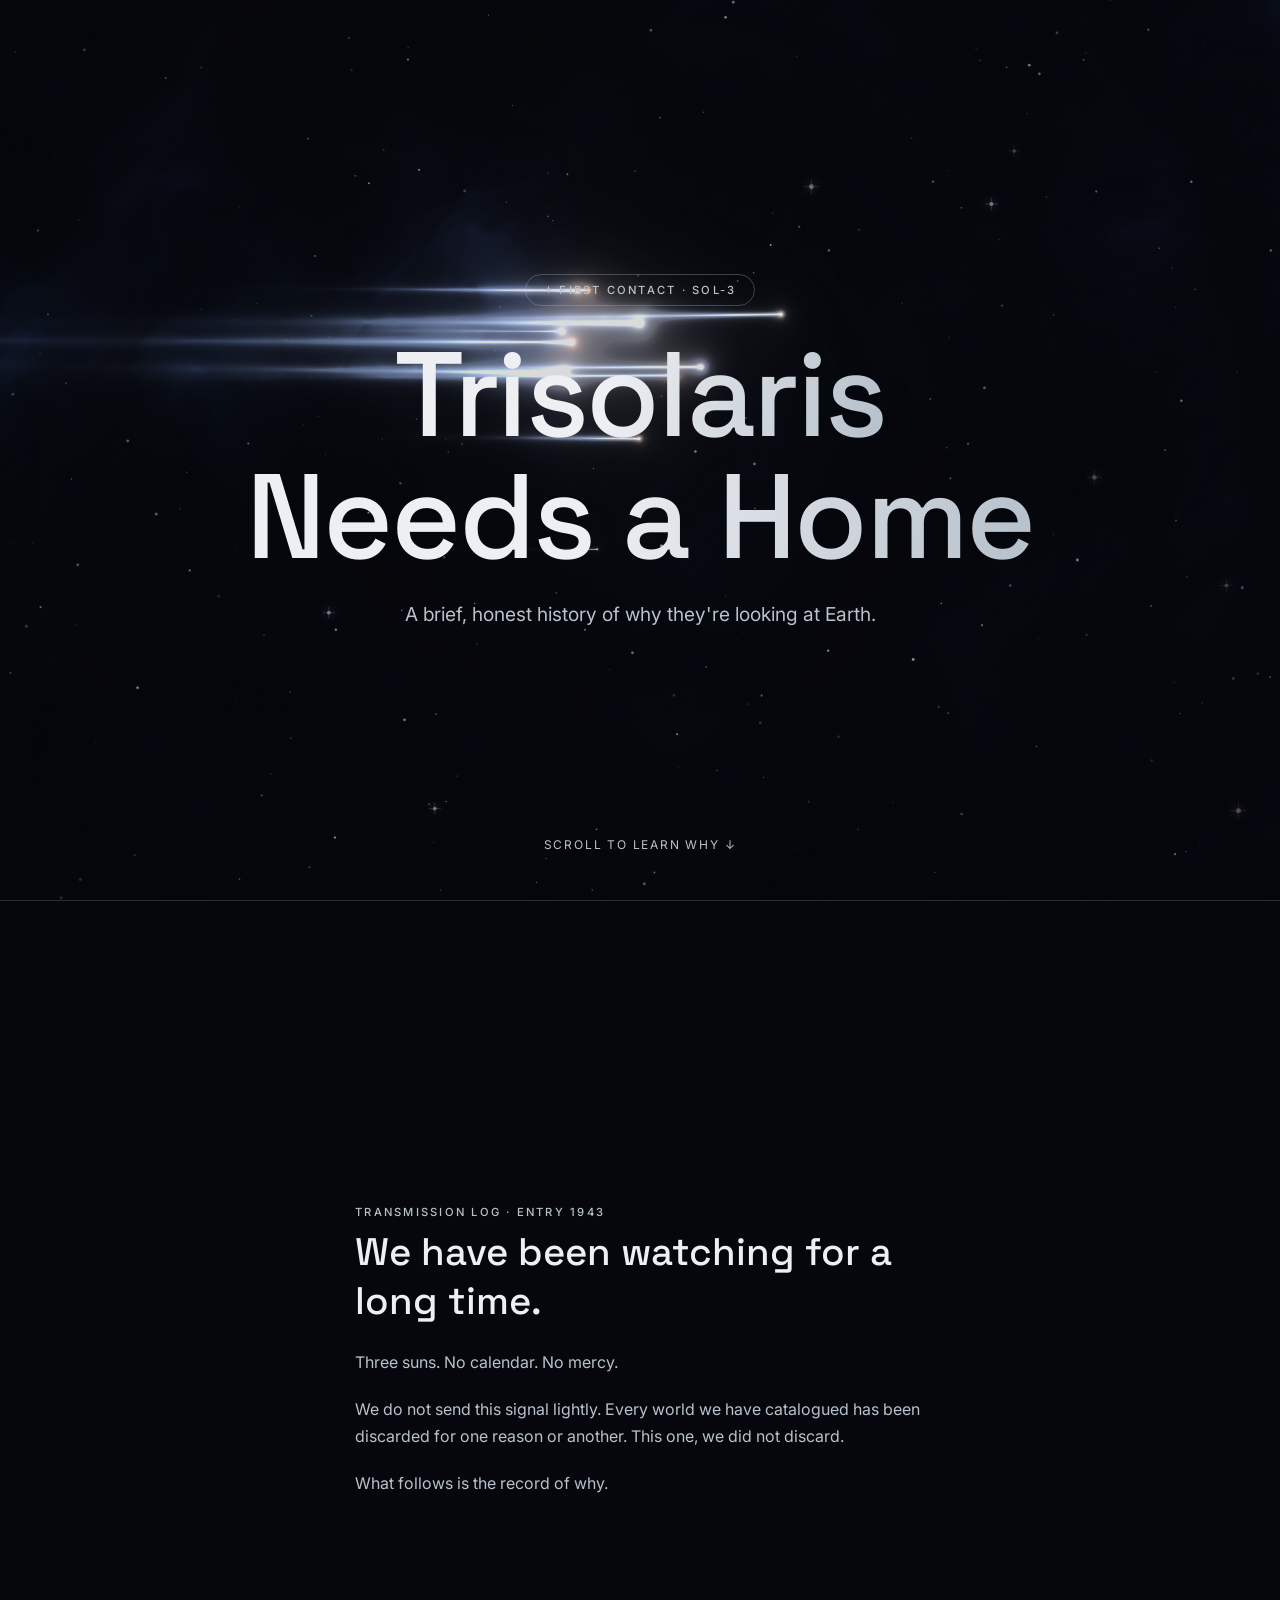
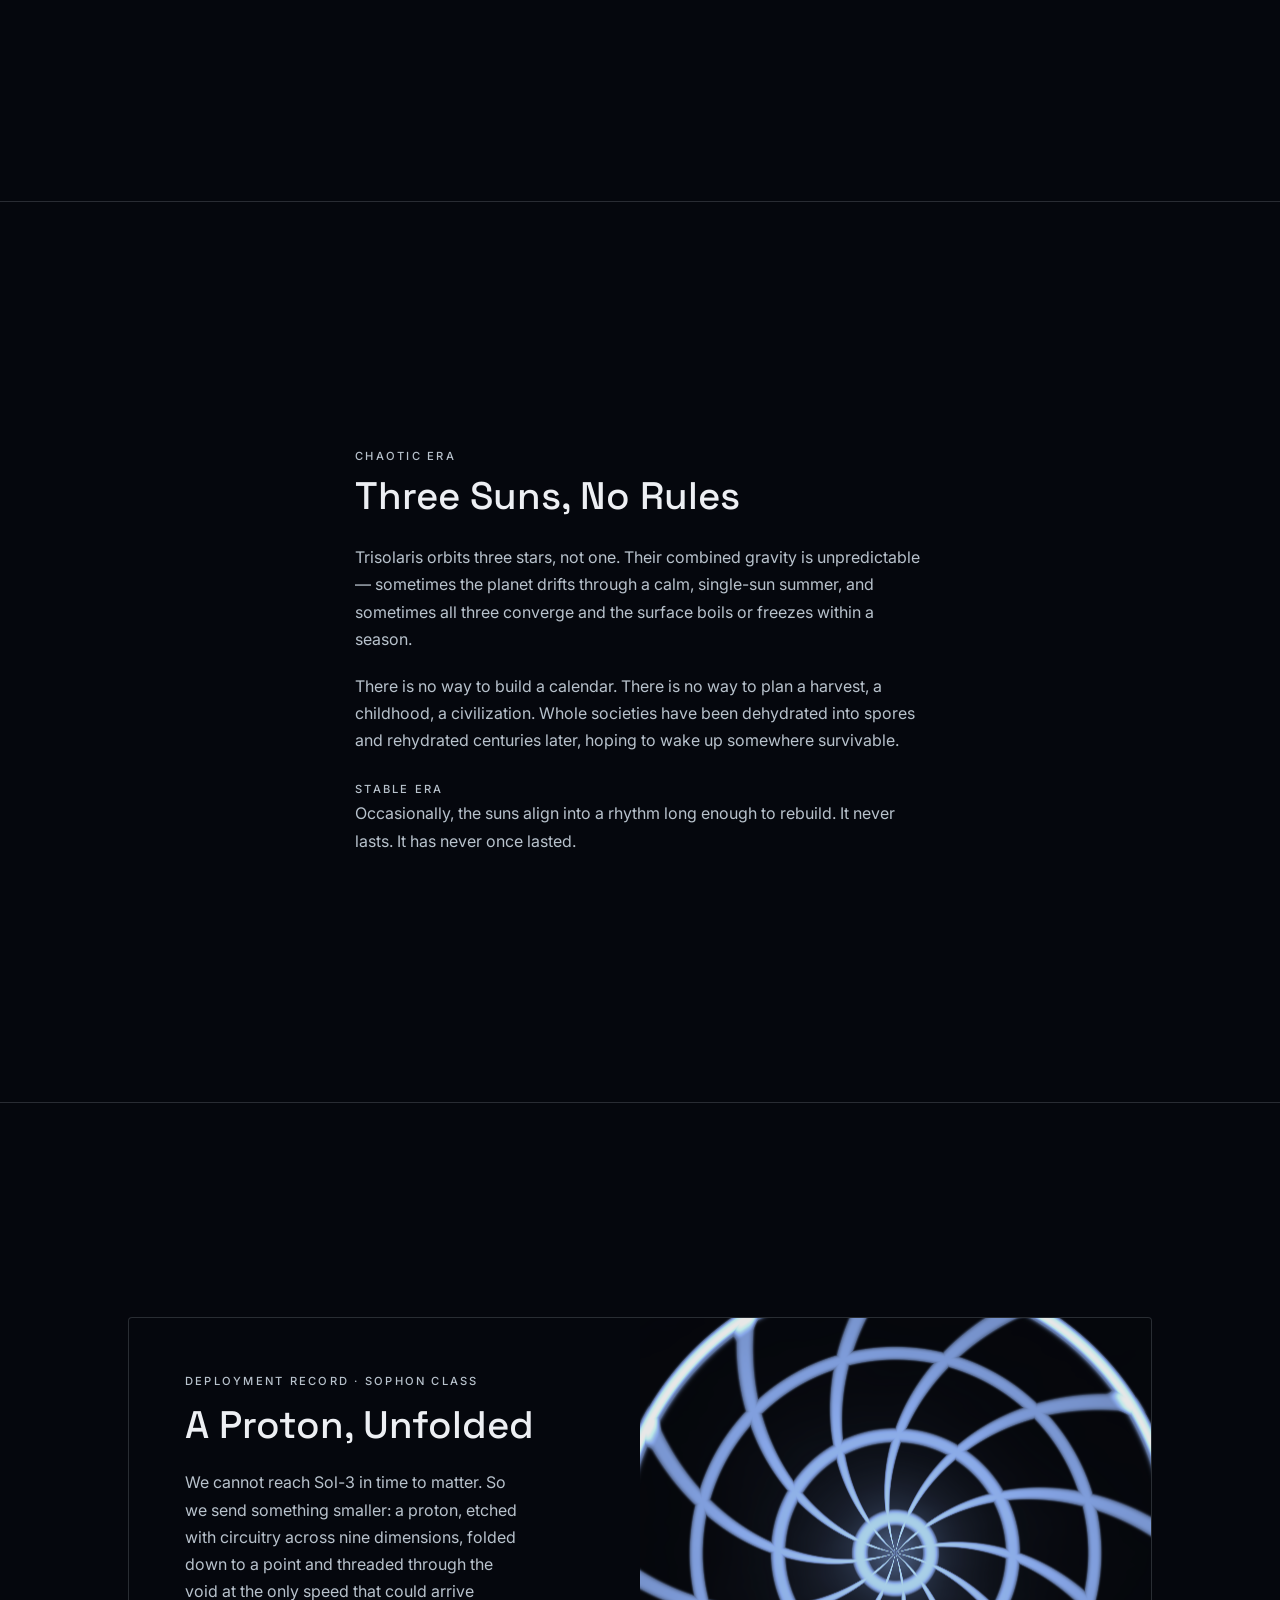
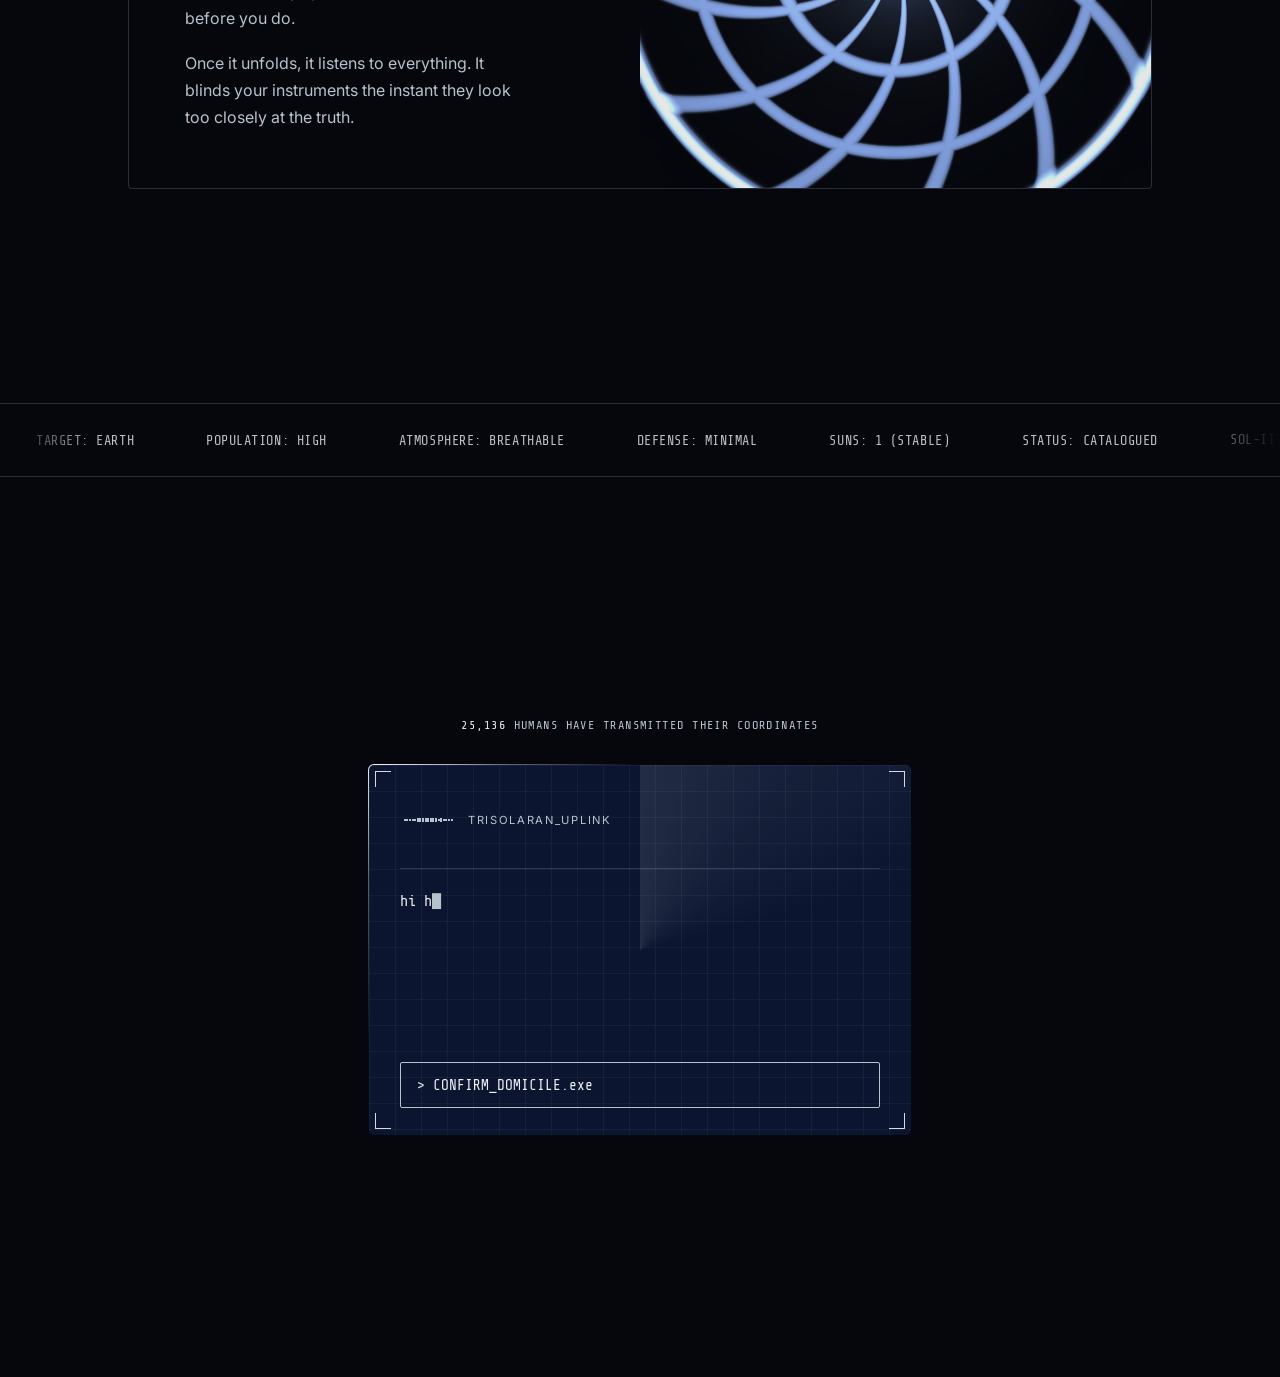
<file: index.html>
<!DOCTYPE html>
<html lang="en">
<head>
<meta charset="UTF-8">
<meta name="viewport" content="width=device-width, initial-scale=1.0">
<title>Trisolaris Needs a Home</title>
<link rel="preconnect" href="https://fonts.googleapis.com">
<link rel="preconnect" href="https://fonts.gstatic.com" crossorigin>
<link href="https://fonts.googleapis.com/css2?family=Space+Grotesk:wght@400;500;600&family=Inter:wght@400;500&family=Share+Tech+Mono&display=swap" rel="stylesheet">
<link rel="stylesheet" href="style.css">
</head>
<body>

<canvas id="starfield"></canvas>
<canvas id="hero-shader-canvas" class="nebula-canvas" aria-hidden="true"></canvas>

<main>
  <section id="hero">
    <span class="hero-badge">
      <svg class="badge-icon" viewBox="0 0 16 16" aria-hidden="true"><path d="M8 0 L9.2 6.8 L16 8 L9.2 9.2 L8 16 L6.8 9.2 L0 8 L6.8 6.8 Z"/></svg>
      FIRST CONTACT &middot; SOL-3
    </span>
    <h1><span class="line">Trisolaris</span><br><span class="line">Needs a Home</span></h1>
    <p class="subhead">A brief, honest history of why they're looking at Earth.</p>
    <div class="scroll-hint">scroll to learn why ↓</div>
  </section>

  <div class="hairline"></div>

  <section id="prologue">
    <div class="panel" data-reveal>
      <span class="era-label">Transmission Log &middot; Entry 1943</span>
      <h2 data-decrypt>We have been watching for a long time.</h2>
      <p>Three suns. No calendar. No mercy.</p>
      <p>We do not send this signal lightly. Every world we have catalogued has been discarded for one reason or another. This one, we did not discard.</p>
      <p>What follows is the record of why.</p>
    </div>
  </section>

  <div class="hairline"></div>

  <section id="backstory">
    <div class="panel" data-reveal>
      <span class="era-label">Chaotic Era</span>
      <h2 data-decrypt>Three Suns, No Rules</h2>
      <p>Trisolaris orbits three stars, not one. Their combined gravity is unpredictable — sometimes the planet drifts through a calm, single-sun summer, and sometimes all three converge and the surface boils or freezes within a season.</p>
      <p>There is no way to build a calendar. There is no way to plan a harvest, a childhood, a civilization. Whole societies have been dehydrated into spores and rehydrated centuries later, hoping to wake up somewhere survivable.</p>
      <span class="era-label">Stable Era</span>
      <p>Occasionally, the suns align into a rhythm long enough to rebuild. It never lasts. It has never once lasted.</p>
    </div>
  </section>

  <div class="hairline"></div>

  <section id="sophon">
    <div class="spotlight-card" id="sophon-card" data-reveal>
      <div class="spotlight-glow" id="sophon-spotlight"></div>

      <div class="card-copy">
        <span class="era-label">Deployment Record &middot; Sophon Class</span>
        <h2 data-decrypt>A Proton, Unfolded</h2>
        <p>We cannot reach Sol-3 in time to matter. So we send something smaller: a proton, etched with circuitry across nine dimensions, folded down to a point and threaded through the void at the only speed that could arrive before you do.</p>
        <p>Once it unfolds, it listens to everything. It blinds your instruments the instant they look too closely at the truth.</p>
      </div>

      <div class="card-visual">
        <canvas id="sophon-canvas" aria-hidden="true"></canvas>
      </div>
    </div>
  </section>

  <div class="hairline"></div>

  <section id="ticker">
    <div class="marquee marquee--mono" data-speed="26">
      <div class="marquee__track">
        <div class="marquee__group">
          <span class="marquee__item">TARGET: EARTH</span>
          <span class="marquee__item">POPULATION: HIGH</span>
          <span class="marquee__item">ATMOSPHERE: BREATHABLE</span>
          <span class="marquee__item">DEFENSE: MINIMAL</span>
          <span class="marquee__item">SUNS: 1 (STABLE)</span>
          <span class="marquee__item">STATUS: CATALOGUED</span>
          <span class="marquee__item">SOL-III / ORI-&lambda;</span>
          <span class="marquee__item">8.2 kpc @ GC</span>
          <span class="marquee__item">LOCAL GROUP // LANIAKEA</span>
        </div>
        <div class="marquee__group" data-duplicate aria-hidden="true">
          <span class="marquee__item">TARGET: EARTH</span>
          <span class="marquee__item">POPULATION: HIGH</span>
          <span class="marquee__item">ATMOSPHERE: BREATHABLE</span>
          <span class="marquee__item">DEFENSE: MINIMAL</span>
          <span class="marquee__item">SUNS: 1 (STABLE)</span>
          <span class="marquee__item">STATUS: CATALOGUED</span>
          <span class="marquee__item">SOL-III / ORI-&lambda;</span>
          <span class="marquee__item">8.2 kpc @ GC</span>
          <span class="marquee__item">LOCAL GROUP // LANIAKEA</span>
        </div>
      </div>
    </div>
  </section>

  <div class="hairline"></div>

  <section id="chat">
    <p class="transmission-counter" id="transmission-counter">
      <span id="transmission-counter-value"></span> HUMANS HAVE TRANSMITTED THEIR COORDINATES
    </p>
    <div class="chat-stack">
      <div class="chatbox" id="chatbox-1" data-reveal>
        <div class="uplink-ring"></div>
        <div class="uplink-mask"></div>
        <div class="uplink-sweep"></div>
        <div class="uplink-scanline"></div>
        <span class="hud-corner hud-corner--tl"></span>
        <span class="hud-corner hud-corner--tr"></span>
        <span class="hud-corner hud-corner--bl"></span>
        <span class="hud-corner hud-corner--br"></span>
        <div class="spotlight-glow" id="chatbox-1-spotlight" aria-hidden="true"></div>
        <div class="uplink-content">
        <div class="chat-header">
          <div class="waveform" aria-hidden="true">
            <span class="wf-bar"></span><span class="wf-bar"></span><span class="wf-bar"></span><span class="wf-bar"></span><span class="wf-bar"></span><span class="wf-bar"></span><span class="wf-bar"></span><span class="wf-bar"></span><span class="wf-bar"></span><span class="wf-bar"></span><span class="wf-bar"></span><span class="wf-bar"></span><span class="wf-bar"></span><span class="wf-bar"></span><span class="wf-bar"></span><span class="wf-bar"></span><span class="wf-bar"></span><span class="wf-bar"></span><span class="wf-bar"></span>
          </div>
          <span class="chat-label">TRISOLARAN_UPLINK</span>
        </div>

        <div class="chat-body">
          <p class="chat-message"><span class="typed" data-message="chat-1"></span><span class="cursor">&#9608;</span></p>
        </div>

        <div class="record" id="record">
          <div class="record-title">HUMAN RACE</div>
          <div class="record-sub">BIOLOGICAL CIVILIZATION // SOL-3</div>

          <div class="record-field">
            <span class="record-label">Registered Domicile</span>
            <span class="record-value">Earth</span>
            <span class="record-value muted">Sol System · Orion Spur</span>
          </div>

          <div class="record-field">
            <span class="record-label">Locator</span>
            <span class="record-value">SOL-III / ORI-&lambda;</span>
            <span class="record-value muted">8.2 kpc @ GC</span>
            <span class="record-value muted">Z &asymp; +20.8 pc</span>
          </div>

          <div class="record-field">
            <span class="record-label">Region</span>
            <span class="record-value">LOCAL GROUP // LANIAKEA</span>
          </div>

          <div class="record-field">
            <span class="record-label">Universal Post</span>
            <span class="record-value">42-OBS</span>
          </div>
        </div>

        <button type="button" class="support-btn" id="confirm-btn">&gt; CONFIRM_DOMICILE.exe</button>

        <div class="negotiate" id="negotiate">
          <div class="field">
            <label class="record-label" for="reason-input">Why should we let you stay?</label>
            <input type="text" id="reason-input" class="term-input" maxlength="120" placeholder="type your reason...">
          </div>
          <div class="field">
            <label class="record-label" for="demand-input">One demand, before you take over</label>
            <input type="text" id="demand-input" class="term-input" maxlength="120" placeholder="e.g. 20-hour work week, same pay">
          </div>
          <button type="button" class="support-btn" id="transmit-btn">&gt; TRANSMIT.exe</button>

          <div class="exchange" id="exchange">
            <p class="human-line" id="human-line"></p>
            <p class="chat-message"><span class="typed" id="typed-reply"></span><span class="cursor">&#9608;</span></p>
          </div>
        </div>
        </div>
      </div>

      <div class="chatbox" id="chatbox-2">
        <div class="uplink-ring"></div>
        <div class="uplink-mask"></div>
        <div class="uplink-sweep"></div>
        <div class="uplink-scanline"></div>
        <span class="hud-corner hud-corner--tl"></span>
        <span class="hud-corner hud-corner--tr"></span>
        <span class="hud-corner hud-corner--bl"></span>
        <span class="hud-corner hud-corner--br"></span>
        <div class="spotlight-glow" id="chatbox-2-spotlight" aria-hidden="true"></div>
        <div class="uplink-content">
        <div class="chat-header">
          <div class="waveform" aria-hidden="true">
            <span class="wf-bar"></span><span class="wf-bar"></span><span class="wf-bar"></span><span class="wf-bar"></span><span class="wf-bar"></span><span class="wf-bar"></span><span class="wf-bar"></span><span class="wf-bar"></span><span class="wf-bar"></span><span class="wf-bar"></span><span class="wf-bar"></span><span class="wf-bar"></span><span class="wf-bar"></span><span class="wf-bar"></span><span class="wf-bar"></span><span class="wf-bar"></span><span class="wf-bar"></span><span class="wf-bar"></span><span class="wf-bar"></span>
          </div>
          <span class="chat-label">TRISOLARAN_UPLINK</span>
        </div>

        <div class="chat-body">
          <p class="chat-message"><span class="typed" data-message="chat-2"></span><span class="cursor">&#9608;</span></p>
        </div>

        <a class="support-btn" id="donate-btn" href="https://ko-fi.com/trisolaris_needs_fuel" target="_blank" rel="noopener noreferrer">&gt; SUPPORT_RELOCATION.exe</a>
        </div>
      </div>
    </div>
  </section>
</main>

<script src="script.js"></script>
</body>
</html>
</file>
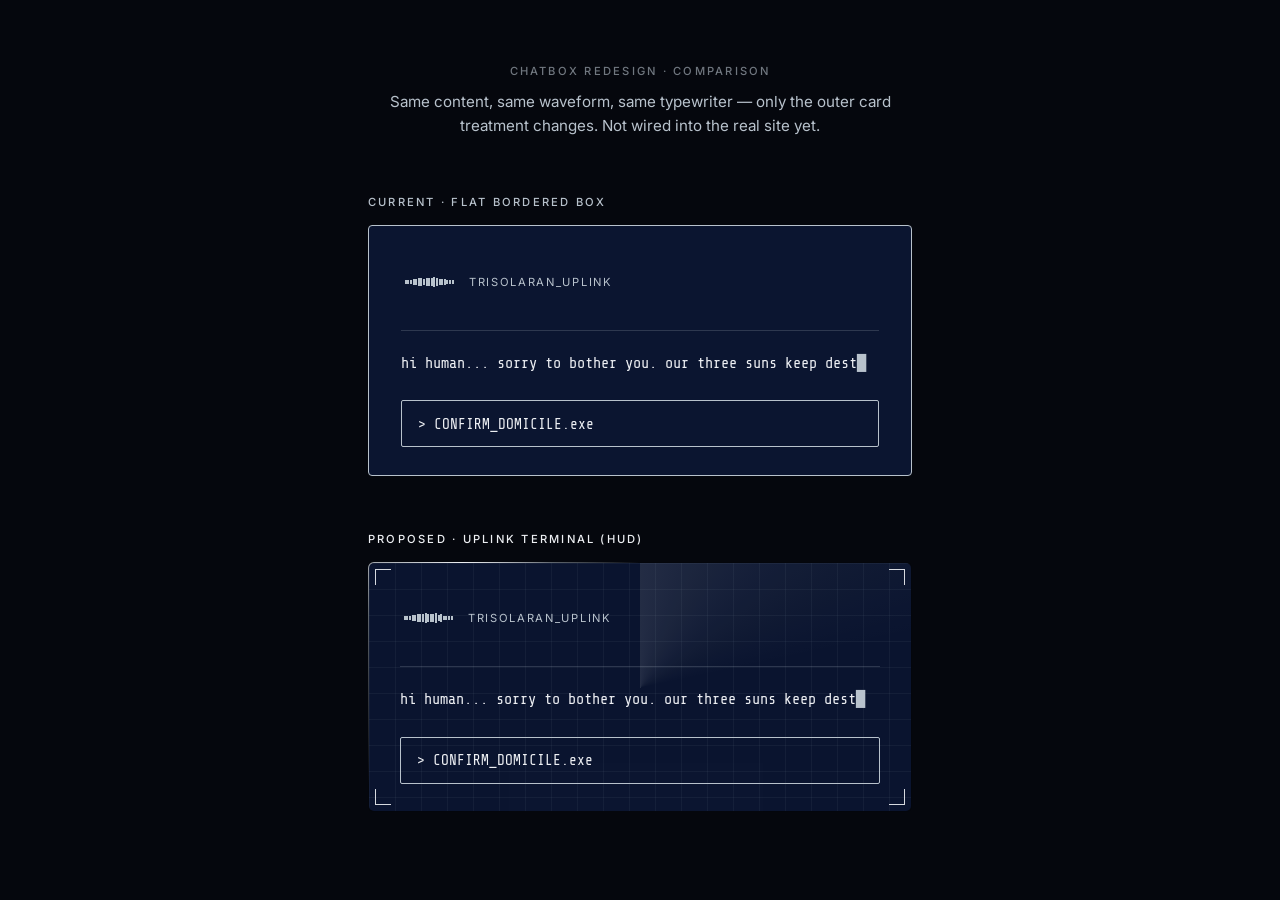
<file: chatbox-redesign-demo.html>
<!DOCTYPE html>
<html lang="en">
<head>
<meta charset="UTF-8">
<meta name="viewport" content="width=device-width, initial-scale=1.0">
<title>Chatbox Redesign — Isolated Demo</title>
<link rel="preconnect" href="https://fonts.googleapis.com">
<link rel="preconnect" href="https://fonts.gstatic.com" crossorigin>
<link href="https://fonts.googleapis.com/css2?family=Space+Grotesk:wght@400;500;600&family=Inter:wght@400;500&family=Share+Tech+Mono&display=swap" rel="stylesheet">
<style>
  :root {
    --void-black: #05070D;
    --deep-navy: #0B1530;
    --star-white: #EDEFF3;
    --silver: #B8C2CC;
    --font-head: 'Space Grotesk', sans-serif;
    --font-body: 'Inter', sans-serif;
    --font-mono: 'Share Tech Mono', monospace;
  }

  * { margin: 0; padding: 0; box-sizing: border-box; }

  body {
    background: var(--void-black);
    color: var(--star-white);
    font-family: var(--font-body);
    min-height: 100vh;
    padding: 4rem 1.5rem;
  }

  .intro {
    max-width: 34rem;
    margin: 0 auto 3.5rem;
    text-align: center;
  }

  .intro span {
    display: block;
    font-family: var(--font-body);
    font-size: 0.7rem;
    font-weight: 500;
    letter-spacing: 0.2em;
    text-transform: uppercase;
    color: var(--silver);
    opacity: 0.6;
    margin-bottom: 0.75rem;
  }

  .intro p {
    color: var(--silver);
    font-size: 0.95rem;
    line-height: 1.6;
  }

  .compare {
    max-width: 34rem;
    margin: 0 auto;
    display: flex;
    flex-direction: column;
    gap: 3.5rem;
  }

  .compare-label {
    font-family: var(--font-body);
    font-size: 0.7rem;
    font-weight: 500;
    letter-spacing: 0.2em;
    text-transform: uppercase;
    color: var(--silver);
    margin-bottom: 1rem;
  }

  .compare-label.proposed {
    color: var(--star-white);
  }

  /* ---------- Shared chat internals (identical to the real site) ---------- */

  .chat-header {
    display: flex;
    align-items: center;
    gap: 0.75rem;
    margin-bottom: 1.25rem;
    padding-bottom: 1.25rem;
    border-bottom: 1px solid rgba(184, 194, 204, 0.2);
  }

  .waveform {
    width: 56px;
    height: 56px;
    display: flex;
    align-items: center;
    justify-content: center;
    gap: 1px;
    flex-shrink: 0;
  }

  .wf-bar {
    width: 1.6px;
    height: 30px;
    background: var(--silver);
    transform: scaleY(0.06);
    transform-origin: center;
    will-change: transform;
  }

  .chat-label {
    font-family: var(--font-body);
    font-size: 0.7rem;
    letter-spacing: 0.15em;
    text-transform: uppercase;
    color: var(--silver);
  }

  .chat-message {
    font-family: var(--font-mono);
    font-size: clamp(0.85rem, 2vw, 0.95rem);
    line-height: 1.7;
    color: var(--star-white);
  }

  .cursor {
    display: inline-block;
    color: var(--silver);
    animation: blink 1s step-end infinite;
  }

  @keyframes blink {
    0%, 49% { opacity: 1; }
    50%, 100% { opacity: 0; }
  }

  .support-btn {
    margin-top: 1.5rem;
    width: 100%;
    background: transparent;
    border: 1px solid var(--silver);
    border-radius: 2px;
    color: var(--star-white);
    font-family: var(--font-mono);
    font-size: 0.9rem;
    padding: 0.9rem 1rem;
    text-align: left;
    cursor: pointer;
    transition: background 0.2s ease, color 0.2s ease;
  }

  .support-btn:hover {
    background: var(--silver);
    color: var(--void-black);
  }

  /* ---------- Variant A: current (flat bordered box) ---------- */

  .chatbox-current {
    width: 100%;
    background: var(--deep-navy);
    border: 1px solid var(--silver);
    border-radius: 4px;
    padding: 1.75rem clamp(1.25rem, 4vw, 2rem);
  }

  /* ---------- Variant B: proposed — "uplink terminal" HUD card ---------- */

  .uplink-card {
    position: relative;
    width: 100%;
    border-radius: 6px;
    overflow: hidden;
    opacity: 0;
    transform: translateY(20px);
    transition: opacity 0.8s ease, transform 0.8s ease;
  }

  .uplink-card.is-visible {
    opacity: 1;
    transform: translateY(0);
  }

  /* Rotating conic gradient, oversized + centered. Only the 1px sliver not
     covered by .uplink-mask is visible, reading as a bright arc travelling
     around the border. */
  .uplink-ring {
    position: absolute;
    inset: -60%;
    z-index: 0;
    background: conic-gradient(
      from 0deg,
      transparent 0deg,
      transparent 250deg,
      rgba(184, 194, 204, 0.5) 285deg,
      var(--star-white) 305deg,
      rgba(184, 194, 204, 0.5) 325deg,
      transparent 360deg
    );
    animation: uplink-spin 6s linear infinite;
  }

  .uplink-card.is-transmitting .uplink-ring {
    animation-duration: 2.4s;
  }

  @keyframes uplink-spin {
    to { transform: rotate(360deg); }
  }

  .uplink-mask {
    position: absolute;
    inset: 1px;
    z-index: 1;
    border-radius: 5px;
    background: var(--deep-navy);
    background-image:
      linear-gradient(to right, rgba(184, 194, 204, 0.06) 1px, transparent 1px),
      linear-gradient(to bottom, rgba(184, 194, 204, 0.06) 1px, transparent 1px);
    background-size: 26px 26px, 26px 26px;
  }

  /* Slow radar sweep behind the content; speeds up + brightens while transmitting. */
  .uplink-sweep {
    position: absolute;
    inset: 1px;
    z-index: 2;
    border-radius: 5px;
    overflow: hidden;
    opacity: 0.5;
    transition: opacity 0.4s ease;
  }

  .uplink-card.is-transmitting .uplink-sweep {
    opacity: 0.9;
  }

  .uplink-sweep::before {
    content: '';
    position: absolute;
    inset: -75%;
    background: conic-gradient(from 0deg at 50% 50%, rgba(237, 239, 243, 0.12), transparent 22%, transparent 100%);
    animation: uplink-spin 9s linear infinite;
  }

  .uplink-card.is-transmitting .uplink-sweep::before {
    animation-duration: 4s;
  }

  /* One-shot boot scanline on reveal. */
  .uplink-scanline {
    position: absolute;
    left: 0;
    right: 0;
    top: 0;
    height: 2px;
    z-index: 3;
    background: linear-gradient(to right, transparent, var(--star-white), transparent);
    opacity: 0;
  }

  .uplink-card.is-visible .uplink-scanline {
    animation: uplink-boot 1.1s ease-out 0.1s forwards;
  }

  @keyframes uplink-boot {
    0%   { top: 0%;   opacity: 0; }
    8%   { opacity: 1; }
    85%  { opacity: 0.7; }
    100% { top: 100%; opacity: 0; }
  }

  /* HUD targeting corners, draw in staggered on reveal. */
  .hud-corner {
    position: absolute;
    width: 16px;
    height: 16px;
    z-index: 4;
    border: 1.5px solid var(--star-white);
    opacity: 0;
    transform: scale(0.6);
    transition: opacity 0.5s ease, transform 0.5s ease;
  }

  .hud-corner--tl { top: 7px; left: 7px; border-right: none; border-bottom: none; }
  .hud-corner--tr { top: 7px; right: 7px; border-left: none; border-bottom: none; transition-delay: 0.08s; }
  .hud-corner--bl { bottom: 7px; left: 7px; border-right: none; border-top: none; transition-delay: 0.16s; }
  .hud-corner--br { bottom: 7px; right: 7px; border-left: none; border-top: none; transition-delay: 0.24s; }

  .uplink-card.is-visible .hud-corner {
    opacity: 0.9;
    transform: scale(1);
  }

  .uplink-content {
    position: relative;
    z-index: 5;
    padding: 1.75rem clamp(1.25rem, 4vw, 2rem);
  }

  @media (prefers-reduced-motion: reduce) {
    .uplink-card {
      transition: opacity 0.4s ease;
      transform: none;
    }
    .uplink-ring,
    .uplink-sweep::before {
      animation: none;
    }
    .uplink-scanline {
      animation: none;
      opacity: 0;
    }
    .hud-corner {
      transition: opacity 0.4s ease;
      transform: none;
      transition-delay: 0s !important;
    }
    .cursor {
      animation: none;
      opacity: 1;
    }
  }
</style>
</head>
<body>

<div class="intro">
  <span>Chatbox Redesign &middot; Comparison</span>
  <p>Same content, same waveform, same typewriter &mdash; only the outer card treatment changes. Not wired into the real site yet.</p>
</div>

<div class="compare">
  <div>
    <div class="compare-label">Current &middot; flat bordered box</div>
    <div class="chatbox-current">
      <div class="chat-header">
        <div class="waveform" aria-hidden="true" data-wf="a">
          <span class="wf-bar"></span><span class="wf-bar"></span><span class="wf-bar"></span><span class="wf-bar"></span><span class="wf-bar"></span><span class="wf-bar"></span><span class="wf-bar"></span><span class="wf-bar"></span><span class="wf-bar"></span><span class="wf-bar"></span><span class="wf-bar"></span><span class="wf-bar"></span><span class="wf-bar"></span><span class="wf-bar"></span><span class="wf-bar"></span><span class="wf-bar"></span><span class="wf-bar"></span><span class="wf-bar"></span><span class="wf-bar"></span>
        </div>
        <span class="chat-label">TRISOLARAN_UPLINK</span>
      </div>
      <p class="chat-message"><span class="typed" data-typed="a"></span><span class="cursor">&#9608;</span></p>
      <button type="button" class="support-btn">&gt; CONFIRM_DOMICILE.exe</button>
    </div>
  </div>

  <div>
    <div class="compare-label proposed">Proposed &middot; uplink terminal (HUD)</div>
    <div class="uplink-card" data-reveal>
      <div class="uplink-ring"></div>
      <div class="uplink-mask"></div>
      <div class="uplink-sweep"></div>
      <div class="uplink-scanline"></div>
      <span class="hud-corner hud-corner--tl"></span>
      <span class="hud-corner hud-corner--tr"></span>
      <span class="hud-corner hud-corner--bl"></span>
      <span class="hud-corner hud-corner--br"></span>
      <div class="uplink-content">
        <div class="chat-header">
          <div class="waveform" aria-hidden="true" data-wf="b">
            <span class="wf-bar"></span><span class="wf-bar"></span><span class="wf-bar"></span><span class="wf-bar"></span><span class="wf-bar"></span><span class="wf-bar"></span><span class="wf-bar"></span><span class="wf-bar"></span><span class="wf-bar"></span><span class="wf-bar"></span><span class="wf-bar"></span><span class="wf-bar"></span><span class="wf-bar"></span><span class="wf-bar"></span><span class="wf-bar"></span><span class="wf-bar"></span><span class="wf-bar"></span><span class="wf-bar"></span><span class="wf-bar"></span>
          </div>
          <span class="chat-label">TRISOLARAN_UPLINK</span>
        </div>
        <p class="chat-message"><span class="typed" data-typed="b"></span><span class="cursor">&#9608;</span></p>
        <button type="button" class="support-btn">&gt; CONFIRM_DOMICILE.exe</button>
      </div>
    </div>
  </div>
</div>

<script>
  const reducedMotion = window.matchMedia('(prefers-reduced-motion: reduce)').matches;
  const MESSAGE = "hi human... sorry to bother you. our three suns keep destroying our planet and we've been looking for a new home for a while now. earth looks nice. we don't need much — just, uh, the whole planet, if that's okay? any support helps \u{1F64F}";

  /* ---------- Waveform (same model as the real site) ---------- */

  const updateWaveform = (function waveform() {
    const waveforms = Array.from(document.querySelectorAll('.waveform'));
    if (!waveforms.length) return () => {};

    const bars = waveforms.map((wf) => Array.from(wf.querySelectorAll('.wf-bar')));
    const barCount = bars[0] ? bars[0].length : 0;
    const center = (barCount - 1) / 2;
    const barFactor = new Array(barCount).fill(0).map((_, i) => {
      const d = Math.abs(i - center) / (center || 1);
      return Math.max(0.28, Math.cos(d * Math.PI * 0.5));
    });

    const MAX_H = 30;
    const IDLE_H = 1.8;

    if (reducedMotion) {
      waveforms.forEach((wf, wi) => {
        bars[wi].forEach((bar, i) => {
          const h = IDLE_H + barFactor[i] * 3;
          bar.style.transform = `scaleY(${(h / MAX_H).toFixed(3)})`;
        });
      });
      return () => {};
    }

    let energy = 0.05, targetEnergy = 0.05, quiet = false, lastReroll = 0;
    const rerollInterval = 110;
    const current = bars.map((set) => set.map(() => IDLE_H));
    const target = bars.map((set) => set.map(() => IDLE_H));

    window.__wfTalking = () => { quiet = false; targetEnergy = 0.75 + Math.random() * 0.25; };
    window.__wfSettle = () => { targetEnergy = 0.05; };
    window.__wfPulse = (kind) => {
      if (kind === 'comma') {
        targetEnergy = 0.2;
        setTimeout(() => { if (!quiet) targetEnergy = 0.7 + Math.random() * 0.3; }, 90);
      } else if (kind === 'period') {
        targetEnergy = 0.08;
        setTimeout(() => { if (!quiet) targetEnergy = 0.65 + Math.random() * 0.3; }, 220);
      } else if (kind === 'ellipsis') {
        quiet = true;
        targetEnergy = 0.14;
        setTimeout(() => { quiet = false; }, 520);
      }
    };

    return function update(t) {
      if (t - lastReroll > rerollInterval) {
        lastReroll = t;
        const burst = 0.5 + Math.random() * 0.5;
        for (let wi = 0; wi < bars.length; wi++) {
          for (let i = 0; i < barCount; i++) {
            const amp = (IDLE_H + burst * energy * (MAX_H - IDLE_H) * barFactor[i]) * (0.55 + Math.random() * 0.45);
            target[wi][i] = Math.min(MAX_H, Math.max(IDLE_H * 0.6, amp));
          }
        }
      }
      energy += (targetEnergy - energy) * 0.06;
      for (let wi = 0; wi < bars.length; wi++) {
        for (let i = 0; i < barCount; i++) {
          current[wi][i] += (target[wi][i] - current[wi][i]) * 0.18;
          bars[wi][i].style.transform = `scaleY(${(current[wi][i] / MAX_H).toFixed(3)})`;
        }
      }
      requestAnimationFrame(update);
    };
  })();
  requestAnimationFrame(updateWaveform);

  /* ---------- Typewriter, synced to the waveform, same as the real site ---------- */

  function setTransmitting(on) {
    document.querySelectorAll('.uplink-card').forEach((el) => el.classList.toggle('is-transmitting', on));
  }

  function type(el, message) {
    if (reducedMotion) { el.textContent = message; return; }
    if (window.__wfTalking) window.__wfTalking();
    setTransmitting(true);
    let i = 0;
    const iv = setInterval(() => {
      const ch = message[i];
      el.textContent += ch;
      if (window.__wfPulse) {
        if (ch === '.' && message[i + 1] === '.') { /* mid-ellipsis */ }
        else if (ch === '.' && message[i - 1] === '.' && message[i - 2] === '.') window.__wfPulse('ellipsis');
        else if (ch === ',') window.__wfPulse('comma');
        else if (ch === '.') window.__wfPulse('period');
      }
      i++;
      if (i >= message.length) {
        clearInterval(iv);
        if (window.__wfSettle) window.__wfSettle();
        setTransmitting(false);
      }
    }, 26);
  }

  document.querySelectorAll('.typed').forEach((el) => type(el, MESSAGE));

  /* ---------- Reveal for the proposed card ---------- */

  if (reducedMotion) {
    document.querySelectorAll('[data-reveal]').forEach((el) => el.classList.add('is-visible'));
  } else {
    const io = new IntersectionObserver((entries) => {
      entries.forEach((entry) => {
        if (entry.isIntersecting) {
          entry.target.classList.add('is-visible');
          io.unobserve(entry.target);
        }
      });
    }, { threshold: 0.2 });
    document.querySelectorAll('[data-reveal]').forEach((el) => io.observe(el));
  }
</script>

</body>
</html>
</file>
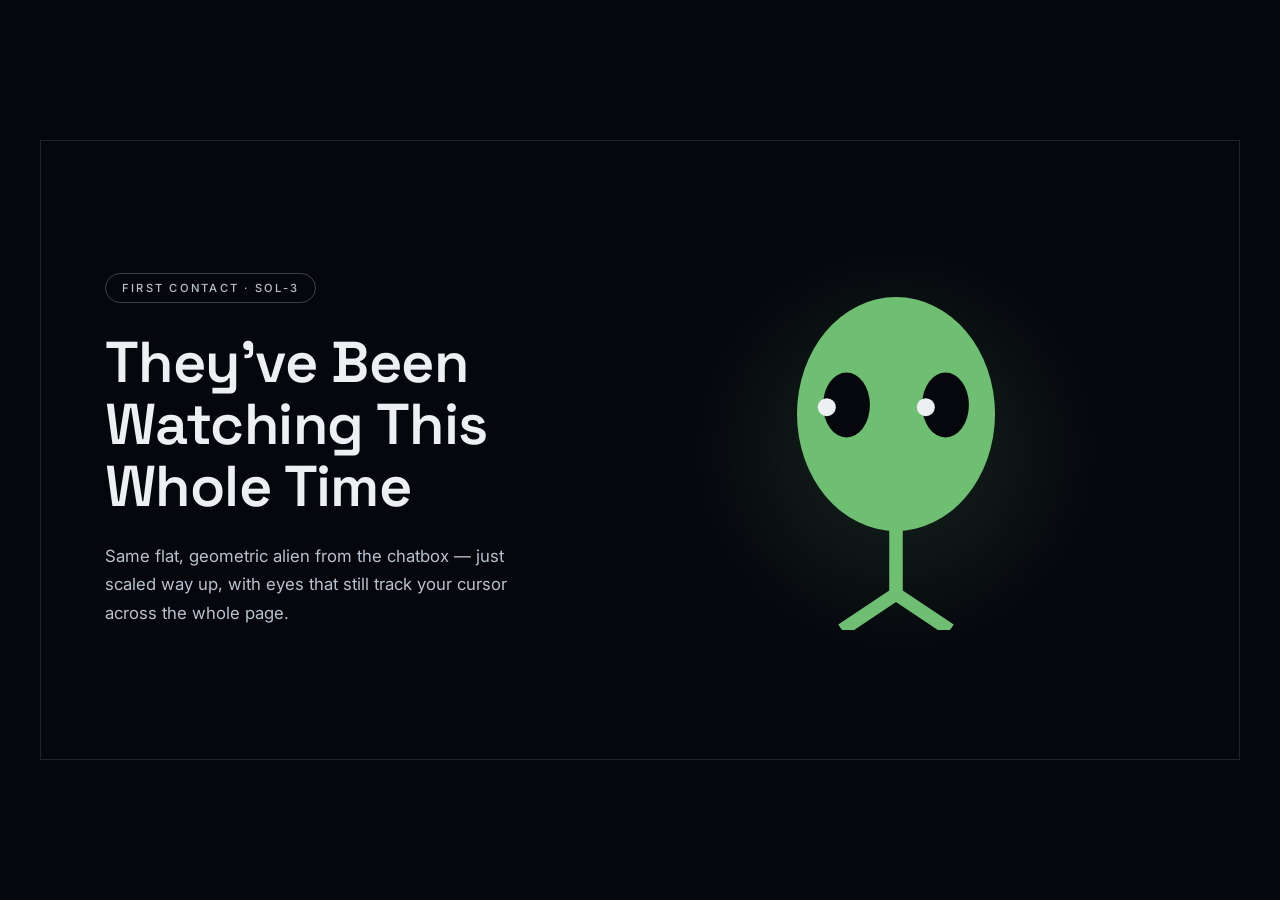
<file: interactive-alien-demo.html>
<!DOCTYPE html>
<html lang="en">
<head>
<meta charset="UTF-8">
<meta name="viewport" content="width=device-width, initial-scale=1.0">
<title>Interactive Alien — Isolated Demo</title>
<link rel="preconnect" href="https://fonts.googleapis.com">
<link rel="preconnect" href="https://fonts.gstatic.com" crossorigin>
<link href="https://fonts.googleapis.com/css2?family=Space+Grotesk:wght@400;500;600;700&family=Inter:wght@400;500&display=swap" rel="stylesheet">
<style>
  :root {
    --void-black: #05070D;
    --deep-navy: #0B1530;
    --star-white: #EDEFF3;
    --silver: #B8C2CC;
    --alien-green: #6FBF73;
    --font-head: 'Space Grotesk', sans-serif;
    --font-body: 'Inter', sans-serif;
  }

  * { margin: 0; padding: 0; box-sizing: border-box; }

  body {
    background: var(--void-black);
    color: var(--star-white);
    font-family: var(--font-body);
    min-height: 100vh;
    display: flex;
    align-items: center;
    justify-content: center;
    padding: 2rem;
  }

  .hero {
    position: relative;
    width: 100%;
    max-width: 1200px;
    min-height: 620px;
    border: 1px solid rgba(184, 194, 204, 0.15);
    display: flex;
    align-items: center;
    overflow: hidden;
    padding: 4rem;
    gap: 2rem;
  }

  .hero-copy {
    position: relative;
    z-index: 1;
    flex: 1 1 420px;
    max-width: 480px;
  }

  .hero-badge {
    display: inline-flex;
    align-items: center;
    padding: 0.45rem 1rem;
    border: 1px solid rgba(184, 194, 204, 0.3);
    border-radius: 999px;
    font-family: var(--font-body);
    font-size: 0.7rem;
    font-weight: 500;
    letter-spacing: 0.2em;
    text-transform: uppercase;
    color: var(--silver);
    margin-bottom: 1.75rem;
  }

  .hero-copy h1 {
    font-family: var(--font-head);
    font-size: clamp(2.4rem, 5vw, 3.6rem);
    font-weight: 600;
    line-height: 1.08;
    letter-spacing: -0.01em;
    color: var(--star-white);
    margin-bottom: 1.5rem;
  }

  .hero-copy p {
    font-family: var(--font-body);
    font-size: 1.05rem;
    line-height: 1.7;
    color: var(--silver);
    max-width: 38ch;
  }

  .hero-figure {
    position: relative;
    flex: 1 1 420px;
    display: flex;
    align-items: center;
    justify-content: center;
    min-height: 480px;
  }

  .figure-glow {
    position: absolute;
    width: 420px;
    height: 420px;
    border-radius: 50%;
    background: radial-gradient(circle, rgba(111, 191, 115, 0.16) 0%, rgba(111, 191, 115, 0) 70%);
    pointer-events: none;
  }

  .alien-big {
    position: relative;
    width: min(360px, 70vw);
    height: auto;
  }

  .alien-big .alien-pupil {
    transition: transform 130ms ease-out;
  }

  @media (prefers-reduced-motion: reduce) {
    .alien-big .alien-pupil {
      transition: none;
      transform: none !important;
    }
  }

  @media (max-width: 860px) {
    .hero {
      flex-direction: column;
      text-align: center;
      padding: 3rem 2rem;
    }
    .hero-copy {
      max-width: 100%;
    }
    .hero-copy p {
      max-width: 100%;
      margin: 0 auto;
    }
  }
</style>
</head>
<body>

<div class="hero">
  <div class="hero-copy">
    <span class="hero-badge">First Contact &middot; Sol-3</span>
    <h1>They've Been Watching This Whole Time</h1>
    <p>Same flat, geometric alien from the chatbox &mdash; just scaled way up, with eyes that still track your cursor across the whole page.</p>
  </div>

  <div class="hero-figure">
    <div class="figure-glow" aria-hidden="true"></div>
    <svg class="alien-big" viewBox="0 0 40 40" aria-hidden="true">
      <ellipse cx="20" cy="16" rx="11" ry="13" fill="var(--alien-green)"/>
      <ellipse cx="14.5" cy="15" rx="2.6" ry="3.6" fill="var(--void-black)"/>
      <ellipse cx="25.5" cy="15" rx="2.6" ry="3.6" fill="var(--void-black)"/>
      <circle class="alien-pupil" cx="14.5" cy="15" r="1" fill="var(--star-white)"/>
      <circle class="alien-pupil" cx="25.5" cy="15" r="1" fill="var(--star-white)"/>
      <path d="M20 27 L20 36 M20 36 L14 40 M20 36 L26 40" stroke="var(--alien-green)" stroke-width="1.5" fill="none"/>
    </svg>
  </div>
</div>

<script>
  const reducedMotion = window.matchMedia('(prefers-reduced-motion: reduce)').matches;

  (function alienEyes() {
    const icon = document.querySelector('.alien-big');
    if (!icon || reducedMotion) return;

    const canHover = window.matchMedia('(hover: hover) and (pointer: fine)').matches;
    if (!canHover) return;

    const mouse = { x: window.innerWidth / 2, y: window.innerHeight / 2 };
    window.addEventListener('pointermove', (e) => {
      mouse.x = e.clientX;
      mouse.y = e.clientY;
    }, { passive: true });

    const maxOffset = 2.2;

    function update() {
      const rect = icon.getBoundingClientRect();
      const cx = rect.left + rect.width / 2;
      const cy = rect.top + rect.height * 0.42; // eyes sit above center of the whole figure
      const dx = mouse.x - cx;
      const dy = mouse.y - cy;
      const dist = Math.hypot(dx, dy) || 1;
      const offX = (dx / dist) * maxOffset;
      const offY = (dy / dist) * maxOffset;
      icon.querySelectorAll('.alien-pupil').forEach((p) => {
        p.style.transform = `translate(${offX}px, ${offY}px)`;
      });
      requestAnimationFrame(update);
    }
    requestAnimationFrame(update);
  })();
</script>

</body>
</html>
</file>
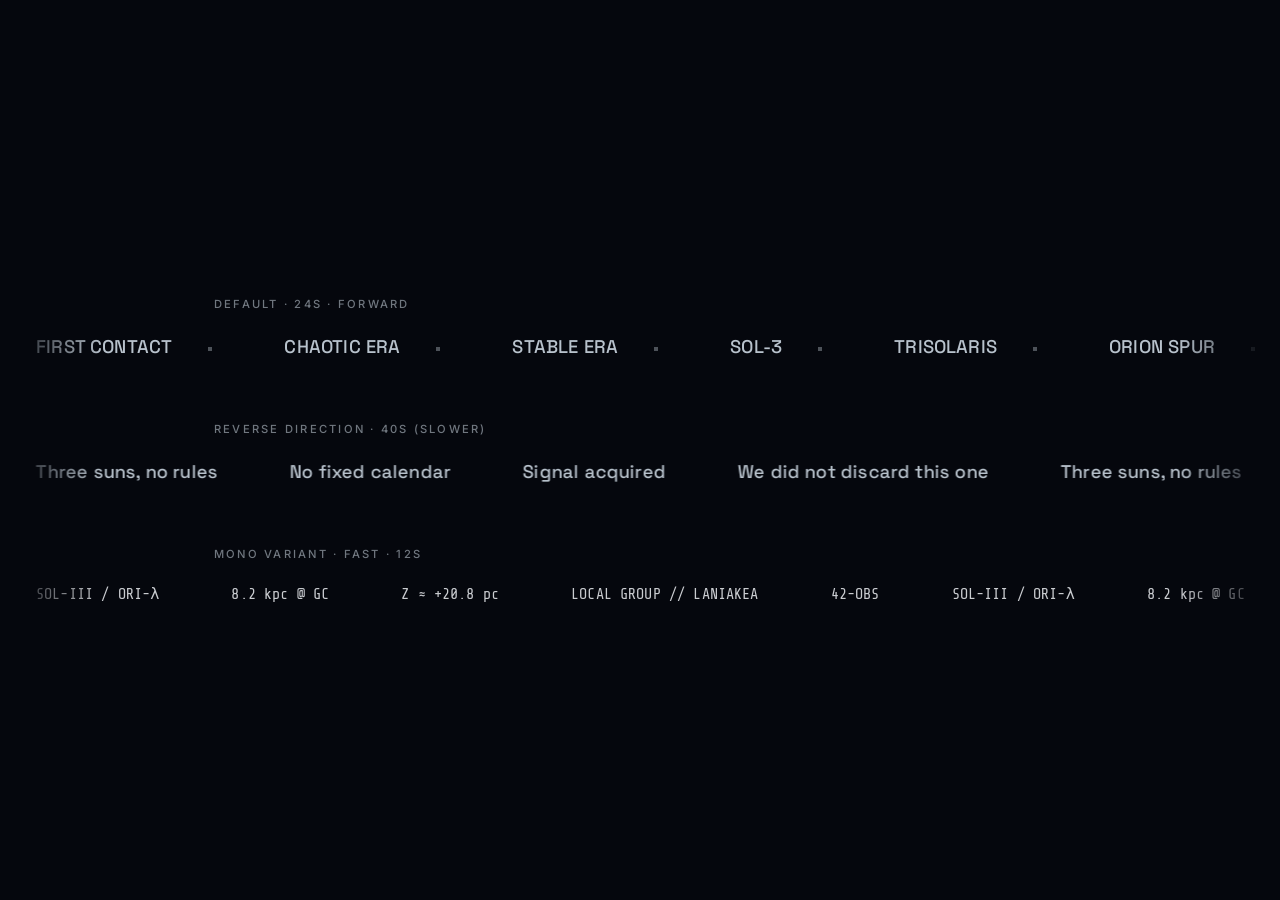
<file: marquee-demo.html>
<!DOCTYPE html>
<html lang="en">
<head>
<meta charset="UTF-8">
<meta name="viewport" content="width=device-width, initial-scale=1.0">
<title>Marquee — Isolated Demo</title>
<link rel="preconnect" href="https://fonts.googleapis.com">
<link rel="preconnect" href="https://fonts.gstatic.com" crossorigin>
<link href="https://fonts.googleapis.com/css2?family=Space+Grotesk:wght@400;500;600&family=Inter:wght@400;500&family=Share+Tech+Mono&display=swap" rel="stylesheet">
<style>
  :root {
    --void-black: #05070D;
    --deep-navy: #0B1530;
    --star-white: #EDEFF3;
    --silver: #B8C2CC;
    --font-head: 'Space Grotesk', sans-serif;
    --font-body: 'Inter', sans-serif;
    --font-mono: 'Share Tech Mono', monospace;
  }

  * { margin: 0; padding: 0; box-sizing: border-box; }

  body {
    background: var(--void-black);
    color: var(--star-white);
    font-family: var(--font-body);
    min-height: 100vh;
    display: flex;
    flex-direction: column;
    align-items: center;
    justify-content: center;
    gap: 4rem;
    padding: 4rem 0;
  }

  .demo-label {
    width: 100%;
    max-width: 900px;
    padding: 0 1.5rem;
    font-family: var(--font-body);
    font-size: 0.7rem;
    font-weight: 500;
    letter-spacing: 0.2em;
    text-transform: uppercase;
    color: var(--silver);
    opacity: 0.6;
    margin-bottom: -2.5rem;
  }

  /* ---------- Marquee component ---------- */

  .marquee {
    --marquee-duration: 24s;
    position: relative;
    width: 100%;
    overflow: hidden;
    -webkit-mask-image: linear-gradient(to right, transparent, black 8%, black 92%, transparent);
    mask-image: linear-gradient(to right, transparent, black 8%, black 92%, transparent);
  }

  .marquee__track {
    display: flex;
    width: max-content;
    will-change: transform;
    animation: marquee-scroll var(--marquee-duration) linear infinite;
  }

  .marquee[data-direction="reverse"] .marquee__track {
    animation-name: marquee-scroll-reverse;
  }

  .marquee:hover .marquee__track {
    animation-play-state: paused;
  }

  @keyframes marquee-scroll {
    from { transform: translateX(0); }
    to { transform: translateX(-50%); }
  }

  @keyframes marquee-scroll-reverse {
    from { transform: translateX(-50%); }
    to { transform: translateX(0); }
  }

  .marquee__group {
    display: flex;
    flex-shrink: 0;
    align-items: center;
  }

  .marquee__item {
    flex: 0 0 auto;
    white-space: nowrap;
    padding: 0 2.25rem;
    font-family: var(--font-head);
    font-size: 1.15rem;
    font-weight: 500;
    color: var(--silver);
    letter-spacing: 0.01em;
  }

  .marquee__item--dot::after {
    content: '';
    display: inline-block;
    width: 4px;
    height: 4px;
    margin-left: 2.25rem;
    background: var(--silver);
    opacity: 0.4;
    vertical-align: middle;
  }

  /* variant: mono/terminal styling for a second demo row */
  .marquee--mono .marquee__item {
    font-family: var(--font-mono);
    font-size: 0.95rem;
    color: var(--star-white);
    opacity: 0.85;
  }

  @media (prefers-reduced-motion: reduce) {
    .marquee__track {
      animation: none;
    }
    .marquee__group[data-duplicate] {
      display: none;
    }
  }
</style>
</head>
<body>

<div class="demo-label">Default &middot; 24s &middot; forward</div>
<div class="marquee" data-speed="24">
  <div class="marquee__track">
    <div class="marquee__group">
      <span class="marquee__item marquee__item--dot">FIRST CONTACT</span>
      <span class="marquee__item marquee__item--dot">CHAOTIC ERA</span>
      <span class="marquee__item marquee__item--dot">STABLE ERA</span>
      <span class="marquee__item marquee__item--dot">SOL-3</span>
      <span class="marquee__item marquee__item--dot">TRISOLARIS</span>
      <span class="marquee__item marquee__item--dot">ORION SPUR</span>
    </div>
    <div class="marquee__group" data-duplicate aria-hidden="true">
      <span class="marquee__item marquee__item--dot">FIRST CONTACT</span>
      <span class="marquee__item marquee__item--dot">CHAOTIC ERA</span>
      <span class="marquee__item marquee__item--dot">STABLE ERA</span>
      <span class="marquee__item marquee__item--dot">SOL-3</span>
      <span class="marquee__item marquee__item--dot">TRISOLARIS</span>
      <span class="marquee__item marquee__item--dot">ORION SPUR</span>
    </div>
  </div>
</div>

<div class="demo-label">Reverse direction &middot; 40s (slower)</div>
<div class="marquee" data-direction="reverse" data-speed="40">
  <div class="marquee__track">
    <div class="marquee__group">
      <span class="marquee__item">Three suns, no rules</span>
      <span class="marquee__item">No fixed calendar</span>
      <span class="marquee__item">Signal acquired</span>
      <span class="marquee__item">We did not discard this one</span>
    </div>
    <div class="marquee__group" data-duplicate aria-hidden="true">
      <span class="marquee__item">Three suns, no rules</span>
      <span class="marquee__item">No fixed calendar</span>
      <span class="marquee__item">Signal acquired</span>
      <span class="marquee__item">We did not discard this one</span>
    </div>
  </div>
</div>

<div class="demo-label">Mono variant &middot; fast &middot; 12s</div>
<div class="marquee marquee--mono" data-speed="12">
  <div class="marquee__track">
    <div class="marquee__group">
      <span class="marquee__item">SOL-III / ORI-&lambda;</span>
      <span class="marquee__item">8.2 kpc @ GC</span>
      <span class="marquee__item">Z &asymp; +20.8 pc</span>
      <span class="marquee__item">LOCAL GROUP // LANIAKEA</span>
      <span class="marquee__item">42-OBS</span>
    </div>
    <div class="marquee__group" data-duplicate aria-hidden="true">
      <span class="marquee__item">SOL-III / ORI-&lambda;</span>
      <span class="marquee__item">8.2 kpc @ GC</span>
      <span class="marquee__item">Z &asymp; +20.8 pc</span>
      <span class="marquee__item">LOCAL GROUP // LANIAKEA</span>
      <span class="marquee__item">42-OBS</span>
    </div>
  </div>
</div>

<script>
  (function initMarquees() {
    document.querySelectorAll('.marquee[data-speed]').forEach((el) => {
      const speed = parseFloat(el.dataset.speed);
      if (!isNaN(speed)) el.style.setProperty('--marquee-duration', `${speed}s`);
    });
  })();
</script>

</body>
</html>
</file>
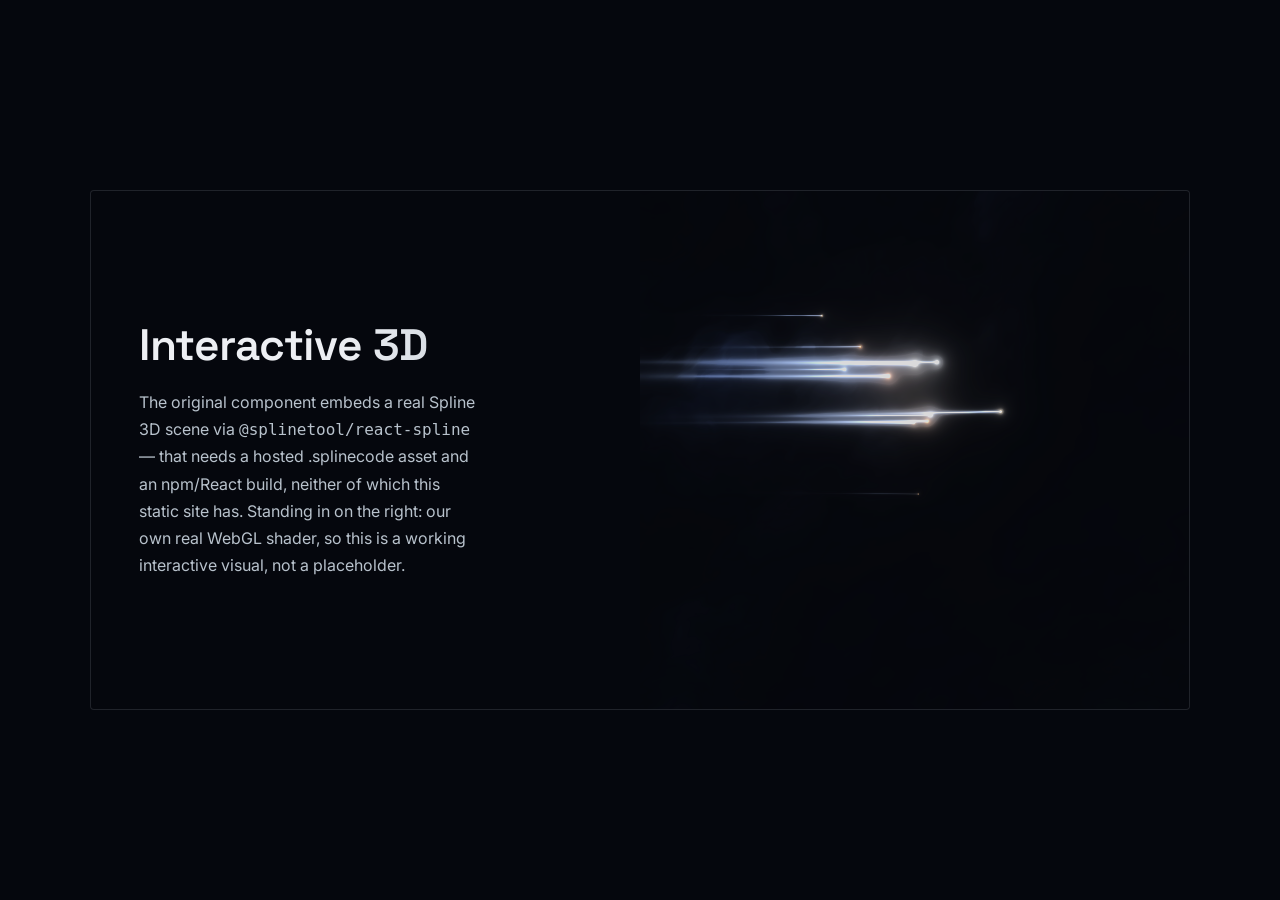
<file: spotlight-3d-demo.html>
<!DOCTYPE html>
<html lang="en">
<head>
<meta charset="UTF-8">
<meta name="viewport" content="width=device-width, initial-scale=1.0">
<title>Spotlight Card — Isolated Demo</title>
<link rel="preconnect" href="https://fonts.googleapis.com">
<link rel="preconnect" href="https://fonts.gstatic.com" crossorigin>
<link href="https://fonts.googleapis.com/css2?family=Space+Grotesk:wght@400;500;600;700&family=Inter:wght@400;500&display=swap" rel="stylesheet">
<style>
  :root {
    --void-black: #05070D;
    --deep-navy: #0B1530;
    --star-white: #EDEFF3;
    --silver: #B8C2CC;
    --font-head: 'Space Grotesk', sans-serif;
    --font-body: 'Inter', sans-serif;
  }

  * { margin: 0; padding: 0; box-sizing: border-box; }

  body {
    background: var(--void-black);
    color: var(--star-white);
    font-family: var(--font-body);
    min-height: 100vh;
    display: flex;
    align-items: center;
    justify-content: center;
    padding: 2rem;
  }

  .card {
    position: relative;
    width: 100%;
    max-width: 1100px;
    height: 520px;
    border: 1px solid rgba(184, 194, 204, 0.15);
    border-radius: 4px;
    overflow: hidden;
    display: flex;
    background: var(--void-black);
  }

  /* ---------- Spotlight (cursor-following glow) ---------- */

  .spotlight {
    position: absolute;
    width: 380px;
    height: 380px;
    border-radius: 50%;
    background: radial-gradient(circle, rgba(237, 239, 243, 0.14) 0%, rgba(237, 239, 243, 0) 72%);
    pointer-events: none;
    opacity: 0;
    transition: opacity 200ms ease;
    z-index: 2;
    will-change: transform;
  }

  .card:hover .spotlight {
    opacity: 1;
  }

  /* ---------- Layout ---------- */

  .card-copy {
    position: relative;
    z-index: 1;
    flex: 1 1 420px;
    padding: 3rem;
    display: flex;
    flex-direction: column;
    justify-content: center;
  }

  .card-copy h1 {
    font-family: var(--font-head);
    font-size: clamp(2rem, 4vw, 2.75rem);
    font-weight: 600;
    letter-spacing: -0.01em;
    line-height: 1.1;
    margin-bottom: 1.25rem;
    background: linear-gradient(100deg, var(--star-white) 20%, var(--silver) 45%, var(--star-white) 70%);
    background-size: 220% auto;
    -webkit-background-clip: text;
    background-clip: text;
    color: transparent;
    animation: text-shimmer 9s ease-in-out infinite;
  }

  @keyframes text-shimmer {
    0%, 100% { background-position: 0% center; }
    50% { background-position: 100% center; }
  }

  .card-copy p {
    font-family: var(--font-body);
    font-size: 1rem;
    line-height: 1.7;
    color: var(--silver);
    max-width: 34ch;
  }

  .card-visual {
    position: relative;
    flex: 1 1 420px;
    overflow: hidden;
  }

  .card-visual canvas {
    position: absolute;
    inset: 0;
    width: 100%;
    height: 100%;
    display: block;
  }

  @media (max-width: 760px) {
    .card {
      flex-direction: column;
      height: auto;
    }
    .card-copy {
      padding: 2.5rem 2rem 1.5rem;
    }
    .card-visual {
      height: 320px;
    }
  }

  @media (prefers-reduced-motion: reduce) {
    .card-copy h1 {
      animation: none;
      background-position: 0% center;
    }
  }
</style>
</head>
<body>

<div class="card" id="card">
  <div class="spotlight" id="spotlight"></div>

  <div class="card-copy">
    <h1>Interactive 3D</h1>
    <p>The original component embeds a real Spline 3D scene via <code>@splinetool/react-spline</code> — that needs a hosted .splinecode asset and an npm/React build, neither of which this static site has. Standing in on the right: our own real WebGL shader, so this is a working interactive visual, not a placeholder.</p>
  </div>

  <div class="card-visual">
    <canvas id="shader-canvas"></canvas>
  </div>
</div>

<script>
  const reducedMotion = window.matchMedia('(prefers-reduced-motion: reduce)').matches;

  /* ---------- Spotlight: cursor-following glow, spring-eased ---------- */

  (function spotlight() {
    const card = document.getElementById('card');
    const glow = document.getElementById('spotlight');
    if (reducedMotion) return;

    let targetX = 0, targetY = 0;
    let x = 0, y = 0;
    let active = false;

    card.addEventListener('pointermove', (e) => {
      const rect = card.getBoundingClientRect();
      targetX = e.clientX - rect.left;
      targetY = e.clientY - rect.top;
      active = true;
    });
    card.addEventListener('pointerleave', () => { active = false; });

    function raf() {
      if (active) {
        x += (targetX - x) * 0.15;
        y += (targetY - y) * 0.15;
        glow.style.transform = `translate(${x - 190}px, ${y - 190}px)`;
      }
      requestAnimationFrame(raf);
    }
    requestAnimationFrame(raf);
  })();

  /* ---------- Stand-in "3D" visual: our real nebula WebGL shader ---------- */

  (function nebulaShader() {
    if (reducedMotion) return;
    const canvas = document.getElementById('shader-canvas');
    const container = document.querySelector('.card-visual');

    let gl;
    try {
      gl = canvas.getContext('webgl2', { alpha: true, premultipliedAlpha: false });
    } catch (e) {
      gl = null;
    }
    if (!gl) return;

    const vertexSrc = `#version 300 es
precision highp float;
in vec4 position;
void main(){gl_Position=position;}`;

    const fragmentSrc = `#version 300 es
precision highp float;
out vec4 O;
uniform vec2 resolution;
uniform float time;
#define FC gl_FragCoord.xy
#define T time
#define R resolution
#define MN min(R.x,R.y)
float rnd(vec2 p){p=fract(p*vec2(12.9898,78.233));p+=dot(p,p+34.56);return fract(p.x*p.y);}
float noise(in vec2 p){vec2 i=floor(p),f=fract(p),u=f*f*(3.-2.*f);float a=rnd(i),b=rnd(i+vec2(1,0)),c=rnd(i+vec2(0,1)),d=rnd(i+1.);return mix(mix(a,b,u.x),mix(c,d,u.x),u.y);}
float fbm(vec2 p){float t=.0,a=1.;mat2 m=mat2(1.,-.5,.2,1.2);for(int i=0;i<5;i++){t+=a*noise(p);p*=2.*m;a*=.5;}return t;}
float clouds(vec2 p){float d=1.,t=.0;for(float i=.0;i<3.;i++){float a=d*fbm(i*10.+p.x*.2+.2*(1.+i)*p.y+d+i*i+p);t=mix(t,d,a);d=a;p*=2./(i+1.);}return t;}
void main(void){
  vec2 uv=(FC-.5*R)/MN,st=uv*vec2(2,1);
  vec3 col=vec3(0);
  float bg=clouds(vec2(st.x+T*.5,-st.y));
  uv*=1.-.3*(sin(T*.2)*.5+.5);
  for(float i=1.;i<12.;i++){
    uv+=.1*cos(i*vec2(.1+.01*i,.8)+i*i+T*.5+.1*uv.x);
    vec2 p=uv;
    float d=length(p);
    col+=.00125/d*((cos(sin(i)*vec3(1,2,3))+1.)*vec3(0.7,0.82,1.0));
    float b=noise(i+p+bg*1.731);
    col+=.002*b/length(max(p,vec2(b*p.x*.02,p.y)))*vec3(0.75,0.85,1.0);
    col=mix(col,vec3(bg*.05,bg*.08,bg*.16),d);
  }
  float a=clamp(length(col)*1.15,0.1,0.92);
  O=vec4(col,a);
}`;

    function compile(shader, source) {
      gl.shaderSource(shader, source);
      gl.compileShader(shader);
      if (!gl.getShaderParameter(shader, gl.COMPILE_STATUS)) {
        console.error(gl.getShaderInfoLog(shader));
        return false;
      }
      return true;
    }

    const vs = gl.createShader(gl.VERTEX_SHADER);
    const fs = gl.createShader(gl.FRAGMENT_SHADER);
    if (!compile(vs, vertexSrc) || !compile(fs, fragmentSrc)) return;

    const program = gl.createProgram();
    gl.attachShader(program, vs);
    gl.attachShader(program, fs);
    gl.linkProgram(program);
    if (!gl.getProgramParameter(program, gl.LINK_STATUS)) {
      console.error(gl.getProgramInfoLog(program));
      return;
    }

    const buffer = gl.createBuffer();
    gl.bindBuffer(gl.ARRAY_BUFFER, buffer);
    gl.bufferData(gl.ARRAY_BUFFER, new Float32Array([-1, 1, -1, -1, 1, 1, 1, -1]), gl.STATIC_DRAW);

    const positionLoc = gl.getAttribLocation(program, 'position');
    gl.enableVertexAttribArray(positionLoc);
    gl.vertexAttribPointer(positionLoc, 2, gl.FLOAT, false, 0, 0);

    const resolutionLoc = gl.getUniformLocation(program, 'resolution');
    const timeLoc = gl.getUniformLocation(program, 'time');

    const dpr = Math.max(1, 0.5 * window.devicePixelRatio);

    function resize() {
      canvas.width = container.clientWidth * dpr;
      canvas.height = container.clientHeight * dpr;
      gl.viewport(0, 0, canvas.width, canvas.height);
    }

    function render(now) {
      gl.useProgram(program);
      gl.bindBuffer(gl.ARRAY_BUFFER, buffer);
      gl.uniform2f(resolutionLoc, canvas.width, canvas.height);
      gl.uniform1f(timeLoc, now * 1e-3);
      gl.drawArrays(gl.TRIANGLE_STRIP, 0, 4);
      requestAnimationFrame(render);
    }

    window.addEventListener('resize', resize);
    resize();
    requestAnimationFrame(render);
  })();
</script>

</body>
</html>
</file>
<file: style.css>
:root {
  --void-black: #05070D;
  --deep-navy: #0B1530;
  --star-white: #EDEFF3;
  --silver: #B8C2CC;

  --font-head: 'Space Grotesk', sans-serif;
  --font-body: 'Inter', sans-serif;
  --font-mono: 'Share Tech Mono', monospace;
}

* {
  margin: 0;
  padding: 0;
  box-sizing: border-box;
}

html {
  scroll-behavior: smooth;
}

body {
  background: var(--void-black);
  color: var(--star-white);
  font-family: var(--font-body);
  overflow-x: hidden;
}

#starfield {
  position: fixed;
  top: 0;
  left: 0;
  width: 100vw;
  height: 100vh;
  z-index: 0;
}

.nebula-canvas {
  position: fixed;
  top: 0;
  left: 0;
  width: 100vw;
  height: 100vh;
  z-index: 0;
  pointer-events: none;
  will-change: opacity;
}

/* ---------- Light streak (reusable) ---------- */

.light-streak {
  position: absolute;
  height: 1px;
  width: 100%;
  background: linear-gradient(90deg, transparent 0%, rgba(237, 239, 243, 0.9) 50%, transparent 100%);
  opacity: 0;
  pointer-events: none;
  animation: light-streak-sweep 2.2s ease-out forwards;
}

@keyframes light-streak-sweep {
  0% { opacity: 0; transform: scaleX(0.25); }
  18% { opacity: 1; }
  65% { opacity: 0.7; }
  100% { opacity: 0; transform: scaleX(1); }
}

@media (prefers-reduced-motion: reduce) {
  .light-streak {
    display: none;
  }
}

main {
  position: relative;
  z-index: 1;
}

section {
  position: relative;
  min-height: 100vh;
  display: flex;
  flex-direction: column;
  justify-content: center;
  align-items: center;
  padding: 6rem 1.5rem;
}

.hairline {
  width: 100%;
  height: 1px;
  background: rgba(184, 194, 204, 0.2);
}

/* ---------- Hero ---------- */

#hero {
  text-align: center;
  position: relative;
  overflow: hidden;
}

.hero-badge {
  position: relative;
  z-index: 1;
  display: inline-flex;
  align-items: center;
  margin-bottom: 1.75rem;
  padding: 0.5rem 1.1rem;
  border: 1px solid rgba(184, 194, 204, 0.3);
  border-radius: 999px;
  font-family: var(--font-body);
  font-size: 0.7rem;
  font-weight: 500;
  letter-spacing: 0.2em;
  text-transform: uppercase;
  color: var(--silver);
  opacity: 0;
  animation: hero-fade-down 0.7s ease-out 0.1s forwards;
}

.badge-icon {
  width: 9px;
  height: 9px;
  margin-right: 0.6em;
  fill: var(--silver);
}

#hero h1 {
  position: relative;
  z-index: 1;
  font-family: var(--font-head);
  font-size: clamp(3rem, 10vw, 7.5rem);
  font-weight: 500;
  line-height: 1.02;
  letter-spacing: -0.02em;
  max-width: 16ch;
}

#hero h1 .line {
  display: inline-block;
  background: linear-gradient(100deg, var(--star-white) 20%, var(--silver) 45%, var(--star-white) 70%);
  background-size: 220% auto;
  background-position: 0% center;
  -webkit-background-clip: text;
  background-clip: text;
  color: transparent;
  opacity: 0;
  animation: hero-fade-up 0.8s ease-out forwards, text-shimmer 9s ease-in-out 1.2s infinite;
}

#hero h1 .line:nth-of-type(1) { animation-delay: 0.3s, 1.2s; }
#hero h1 .line:nth-of-type(2) { animation-delay: 0.45s, 1.2s; }

#hero .subhead {
  position: relative;
  z-index: 1;
  margin-top: 1.5rem;
  font-family: var(--font-body);
  font-size: clamp(1rem, 2vw, 1.2rem);
  color: var(--silver);
  max-width: 40ch;
  opacity: 0;
  animation: hero-fade-up 0.8s ease-out 0.6s forwards;
}

@keyframes hero-fade-down {
  from { opacity: 0; transform: translateY(-16px); }
  to { opacity: 1; transform: translateY(0); }
}

@keyframes hero-fade-up {
  from { opacity: 0; transform: translateY(24px); }
  to { opacity: 1; transform: translateY(0); }
}

@keyframes text-shimmer {
  0%, 100% { background-position: 0% center; }
  50% { background-position: 100% center; }
}

@media (prefers-reduced-motion: reduce) {
  .hero-badge,
  #hero h1 .line,
  #hero .subhead {
    animation: none;
    opacity: 1;
    transform: none;
    background-position: 0% center;
  }
}

.scroll-hint {
  position: absolute;
  bottom: 3rem;
  left: 50%;
  transform: translateX(-50%);
  font-family: var(--font-body);
  font-size: 0.75rem;
  letter-spacing: 0.15em;
  text-transform: uppercase;
  color: var(--silver);
  animation: pulse 2.4s ease-in-out infinite;
}

@keyframes pulse {
  0%, 100% { opacity: 0.25; }
  50% { opacity: 0.9; }
}

@media (prefers-reduced-motion: reduce) {
  .scroll-hint {
    animation: none;
    opacity: 0.6;
  }
}

/* ---------- Prologue & Backstory (plain panels) ---------- */

#prologue,
#backstory {
  align-items: center;
}

.panel {
  max-width: 42rem;
  padding: 0 clamp(1.5rem, 4vw, 3.5rem);
  opacity: 0;
  transform: translateY(24px);
  transition: opacity 0.8s ease, transform 0.8s ease;
}

.panel.is-visible {
  opacity: 1;
  transform: translateY(0);
}

.panel h2 {
  font-family: var(--font-head);
  font-size: clamp(1.6rem, 4vw, 2.4rem);
  font-weight: 500;
  margin: 0.5rem 0 1.5rem;
}

.panel p {
  font-family: var(--font-body);
  font-size: 1rem;
  line-height: 1.7;
  color: var(--silver);
  margin-bottom: 1.25rem;
}

.panel p:last-child {
  margin-bottom: 0;
}

.era-label {
  display: block;
  font-family: var(--font-body);
  font-size: 0.7rem;
  font-weight: 500;
  letter-spacing: 0.2em;
  text-transform: uppercase;
  color: var(--silver);
  margin: 1.75rem 0 0.25rem;
}

.era-label:first-child {
  margin-top: 0;
}

@media (prefers-reduced-motion: reduce) {
  .panel {
    transition: opacity 0.4s ease;
    transform: none;
  }
}

/* ---------- Decrypt text ---------- */

.dchar {
  color: var(--star-white);
}

.dchar.is-scrambling {
  color: var(--silver);
  opacity: 0.7;
}

.dchar.is-locking {
  animation: decrypt-flash 0.4s ease-out;
}

@keyframes decrypt-flash {
  0% {
    color: var(--star-white);
    text-shadow: 0 0 10px rgba(237, 239, 243, 0.75);
  }
  100% {
    text-shadow: 0 0 0 transparent;
  }
}

@media (prefers-reduced-motion: reduce) {
  .dchar.is-locking {
    animation: none;
  }
}

/* ---------- Sophon (spotlight card) ---------- */

#sophon {
  align-items: center;
}

.spotlight-card {
  position: relative;
  width: 100%;
  max-width: 64rem;
  min-height: 28rem;
  border: 1px solid rgba(184, 194, 204, 0.2);
  border-radius: 4px;
  overflow: hidden;
  display: flex;
  flex-wrap: wrap;
  background: var(--void-black);
  opacity: 0;
  transform: translateY(24px);
  transition: opacity 0.8s ease, transform 0.8s ease;
}

.spotlight-card.is-visible {
  opacity: 1;
  transform: translateY(0);
}

.spotlight-glow {
  position: absolute;
  width: 380px;
  height: 380px;
  border-radius: 50%;
  background: radial-gradient(circle, rgba(237, 239, 243, 0.14) 0%, rgba(237, 239, 243, 0) 72%);
  pointer-events: none;
  opacity: 0;
  transition: opacity 200ms ease;
  z-index: 2;
  will-change: transform;
}

.spotlight-card:hover .spotlight-glow {
  opacity: 1;
}

.card-copy {
  position: relative;
  z-index: 1;
  flex: 1 1 22rem;
  padding: clamp(2rem, 5vw, 3.5rem);
  display: flex;
  flex-direction: column;
  justify-content: center;
}

.card-copy .era-label {
  margin: 0 0 0.75rem;
}

.card-copy h2 {
  font-family: var(--font-head);
  font-size: clamp(1.6rem, 4vw, 2.4rem);
  font-weight: 500;
  margin-bottom: 1.25rem;
}

.card-copy p {
  font-family: var(--font-body);
  font-size: 1rem;
  line-height: 1.7;
  color: var(--silver);
  max-width: 34ch;
  margin-bottom: 1.1rem;
}

.card-copy p:last-child {
  margin-bottom: 0;
}

.card-visual {
  position: relative;
  flex: 1 1 22rem;
  min-height: 20rem;
}

.card-visual canvas {
  position: absolute;
  inset: 0;
  width: 100%;
  height: 100%;
  display: block;
}

@media (prefers-reduced-motion: reduce) {
  .spotlight-card {
    transition: opacity 0.4s ease;
    transform: none;
  }
  .spotlight-glow {
    display: none;
  }
}

/* ---------- Marquee (reusable) ---------- */

#ticker {
  min-height: auto;
  padding: 1.75rem 0;
}

.transmission-counter {
  text-align: center;
  font-family: var(--font-mono);
  font-size: 0.75rem;
  letter-spacing: 0.12em;
  text-transform: uppercase;
  color: var(--silver);
  margin: 0 0 2rem;
}

.transmission-counter #transmission-counter-value {
  color: var(--star-white);
}

.marquee {
  --marquee-duration: 24s;
  position: relative;
  width: 100%;
  overflow: hidden;
  -webkit-mask-image: linear-gradient(to right, transparent, black 8%, black 92%, transparent);
  mask-image: linear-gradient(to right, transparent, black 8%, black 92%, transparent);
}

.marquee__track {
  display: flex;
  width: max-content;
  will-change: transform;
  animation: marquee-scroll var(--marquee-duration) linear infinite;
}

.marquee[data-direction="reverse"] .marquee__track {
  animation-name: marquee-scroll-reverse;
}

.marquee:hover .marquee__track {
  animation-play-state: paused;
}

@keyframes marquee-scroll {
  from { transform: translateX(0); }
  to { transform: translateX(-50%); }
}

@keyframes marquee-scroll-reverse {
  from { transform: translateX(-50%); }
  to { transform: translateX(0); }
}

.marquee__group {
  display: flex;
  flex-shrink: 0;
  align-items: center;
}

.marquee__item {
  flex: 0 0 auto;
  white-space: nowrap;
  padding: 0 2.25rem;
  font-family: var(--font-head);
  font-size: 1.15rem;
  font-weight: 500;
  color: var(--silver);
  letter-spacing: 0.01em;
}

.marquee--mono .marquee__item {
  font-family: var(--font-mono);
  font-size: 0.85rem;
  font-weight: 400;
  letter-spacing: 0.04em;
  color: var(--star-white);
  opacity: 0.8;
}

@media (prefers-reduced-motion: reduce) {
  .marquee__track {
    animation: none;
  }
  .marquee__group[data-duplicate] {
    display: none;
  }
}

/* ---------- Chat ---------- */

#chat {
  align-items: center;
}

.chat-stack {
  width: 100%;
  max-width: 34rem;
  display: flex;
  flex-direction: column;
  gap: 1.5rem;
}

.chatbox {
  position: relative;
  overflow: hidden;
  width: 100%;
  border-radius: 6px;
  opacity: 0;
  transform: translateY(24px);
  transition: opacity 0.8s ease, transform 0.8s ease;
}

.chatbox.is-visible {
  opacity: 1;
  transform: translateY(0);
}

.chatbox:hover .spotlight-glow {
  opacity: 1;
}

#chatbox-2 {
  display: none;
}

#chatbox-2.is-active {
  display: block;
}

/* ---------- Uplink terminal HUD treatment (chatbox + sophon share the pattern) ---------- */

.uplink-ring {
  position: absolute;
  inset: -60%;
  z-index: 0;
  background: conic-gradient(
    from 0deg,
    transparent 0deg,
    transparent 250deg,
    rgba(184, 194, 204, 0.5) 285deg,
    var(--star-white) 305deg,
    rgba(184, 194, 204, 0.5) 325deg,
    transparent 360deg
  );
  animation: uplink-spin 6s linear infinite;
}

.chatbox.is-transmitting .uplink-ring {
  animation-duration: 2.4s;
}

@keyframes uplink-spin {
  to { transform: rotate(360deg); }
}

.uplink-mask {
  position: absolute;
  inset: 1px;
  z-index: 1;
  border-radius: 5px;
  background: var(--deep-navy);
  background-image:
    linear-gradient(to right, rgba(184, 194, 204, 0.06) 1px, transparent 1px),
    linear-gradient(to bottom, rgba(184, 194, 204, 0.06) 1px, transparent 1px);
  background-size: 26px 26px, 26px 26px;
}

.uplink-sweep {
  position: absolute;
  inset: 1px;
  z-index: 2;
  border-radius: 5px;
  overflow: hidden;
  opacity: 0.5;
  transition: opacity 0.4s ease;
}

.chatbox.is-transmitting .uplink-sweep {
  opacity: 0.9;
}

.uplink-sweep::before {
  content: '';
  position: absolute;
  inset: -75%;
  background: conic-gradient(from 0deg at 50% 50%, rgba(237, 239, 243, 0.12), transparent 22%, transparent 100%);
  animation: uplink-spin 9s linear infinite;
}

.chatbox.is-transmitting .uplink-sweep::before {
  animation-duration: 4s;
}

.uplink-scanline {
  position: absolute;
  left: 0;
  right: 0;
  top: 0;
  height: 2px;
  z-index: 3;
  background: linear-gradient(to right, transparent, var(--star-white), transparent);
  opacity: 0;
}

.chatbox.is-visible .uplink-scanline {
  animation: uplink-boot 1.1s ease-out 0.1s forwards;
}

@keyframes uplink-boot {
  0%   { top: 0%;   opacity: 0; }
  8%   { opacity: 1; }
  85%  { opacity: 0.7; }
  100% { top: 100%; opacity: 0; }
}

.hud-corner {
  position: absolute;
  width: 16px;
  height: 16px;
  z-index: 4;
  border: 1.5px solid var(--star-white);
  opacity: 0;
  transform: scale(0.6);
  transition: opacity 0.5s ease, transform 0.5s ease;
}

.hud-corner--tl { top: 7px; left: 7px; border-right: none; border-bottom: none; }
.hud-corner--tr { top: 7px; right: 7px; border-left: none; border-bottom: none; transition-delay: 0.08s; }
.hud-corner--bl { bottom: 7px; left: 7px; border-right: none; border-top: none; transition-delay: 0.16s; }
.hud-corner--br { bottom: 7px; right: 7px; border-left: none; border-top: none; transition-delay: 0.24s; }

.chatbox.is-visible .hud-corner {
  opacity: 0.9;
  transform: scale(1);
}

.uplink-content {
  position: relative;
  z-index: 5;
  padding: 1.75rem clamp(1.25rem, 4vw, 2rem);
}

@media (prefers-reduced-motion: reduce) {
  .uplink-ring,
  .uplink-sweep::before {
    animation: none;
  }
  .uplink-scanline {
    animation: none;
    opacity: 0;
  }
  .hud-corner {
    transition: opacity 0.4s ease;
    transform: none;
    transition-delay: 0s !important;
  }
}

.chat-header {
  display: flex;
  align-items: center;
  gap: 0.75rem;
  margin-bottom: 1.25rem;
  padding-bottom: 1.25rem;
  border-bottom: 1px solid rgba(184, 194, 204, 0.2);
}

.waveform {
  width: 56px;
  height: 56px;
  display: flex;
  align-items: center;
  justify-content: center;
  gap: 1px;
  flex-shrink: 0;
}

.wf-bar {
  width: 1.6px;
  height: 30px;
  background: var(--silver);
  transform: scaleY(0.06);
  transform-origin: center;
  will-change: transform;
}

.chat-label {
  font-family: var(--font-body);
  font-size: 0.7rem;
  letter-spacing: 0.15em;
  text-transform: uppercase;
  color: var(--silver);
}

.chat-body {
  min-height: 6.5rem;
}

.chat-message {
  font-family: var(--font-mono);
  font-size: clamp(0.85rem, 2vw, 0.95rem);
  line-height: 1.7;
  color: var(--star-white);
}

.cursor {
  display: inline-block;
  color: var(--silver);
  animation: blink 1s step-end infinite;
}

@keyframes blink {
  0%, 49% { opacity: 1; }
  50%, 100% { opacity: 0; }
}

.record {
  margin-top: 1.5rem;
  padding-top: 1.25rem;
  border-top: 1px solid rgba(184, 194, 204, 0.2);
  font-family: var(--font-mono);
  opacity: 0;
  max-height: 0;
  overflow: hidden;
  transition: opacity 0.6s ease, max-height 0.6s ease;
}

.record.is-visible {
  opacity: 1;
  max-height: 20rem;
}

.record-title {
  font-size: 0.85rem;
  letter-spacing: 0.1em;
  color: var(--star-white);
}

.record-sub {
  margin-top: 0.15rem;
  font-size: 0.7rem;
  letter-spacing: 0.05em;
  color: var(--silver);
}

.record-field {
  display: flex;
  flex-direction: column;
  margin-top: 1rem;
}

.record-label {
  font-family: var(--font-body);
  font-size: 0.65rem;
  font-weight: 500;
  letter-spacing: 0.15em;
  text-transform: uppercase;
  color: var(--silver);
  margin-bottom: 0.3rem;
}

.record-value {
  font-size: 0.8rem;
  line-height: 1.6;
  color: var(--star-white);
}

.record-value.muted {
  color: var(--silver);
}

.negotiate {
  opacity: 0;
  max-height: 0;
  overflow: hidden;
  transition: opacity 0.6s ease, max-height 0.6s ease;
}

.negotiate.is-visible {
  opacity: 1;
  max-height: 40rem;
  margin-top: 1.5rem;
}

.field {
  display: flex;
  flex-direction: column;
  margin-bottom: 1.1rem;
}

.field .record-label {
  margin-bottom: 0.4rem;
}

.term-input {
  width: 100%;
  background: var(--void-black);
  border: 1px solid rgba(184, 194, 204, 0.35);
  border-radius: 2px;
  color: var(--star-white);
  font-family: var(--font-mono);
  font-size: 0.85rem;
  padding: 0.65rem 0.75rem;
}

.term-input::placeholder {
  color: rgba(184, 194, 204, 0.5);
}

.term-input:focus {
  outline: none;
  border-color: var(--silver);
}

.term-input:disabled {
  opacity: 0.6;
}

.exchange {
  margin-top: 1.5rem;
  padding-top: 1.25rem;
  border-top: 1px solid rgba(184, 194, 204, 0.2);
  opacity: 0;
  max-height: 0;
  overflow: hidden;
  transition: opacity 0.6s ease, max-height 0.6s ease;
}

.exchange.is-visible {
  opacity: 1;
  max-height: 30rem;
}

.human-line {
  font-family: var(--font-mono);
  font-size: 0.85rem;
  line-height: 1.7;
  color: var(--silver);
  white-space: pre-line;
  margin-bottom: 1rem;
}

.support-btn {
  margin-top: 1.5rem;
  width: 100%;
  background: transparent;
  border: 1px solid var(--silver);
  border-radius: 2px;
  color: var(--star-white);
  font-family: var(--font-mono);
  font-size: 0.9rem;
  padding: 0.9rem 1rem;
  text-align: left;
  cursor: pointer;
  transition: background 0.2s ease, color 0.2s ease;
}

.support-btn:hover {
  background: var(--silver);
  color: var(--void-black);
}

.support-btn:disabled {
  opacity: 0.5;
  cursor: default;
  background: transparent;
  color: var(--silver);
}

a.support-btn {
  display: inline-block;
}

@media (prefers-reduced-motion: reduce) {
  .chatbox {
    transition: opacity 0.4s ease;
    transform: none;
  }
  .record,
  .negotiate,
  .exchange {
    transition: opacity 0.4s ease;
  }
  .record.is-visible,
  .negotiate.is-visible,
  .exchange.is-visible {
    max-height: none;
  }
  .cursor {
    animation: none;
    opacity: 1;
  }
}
</file>
